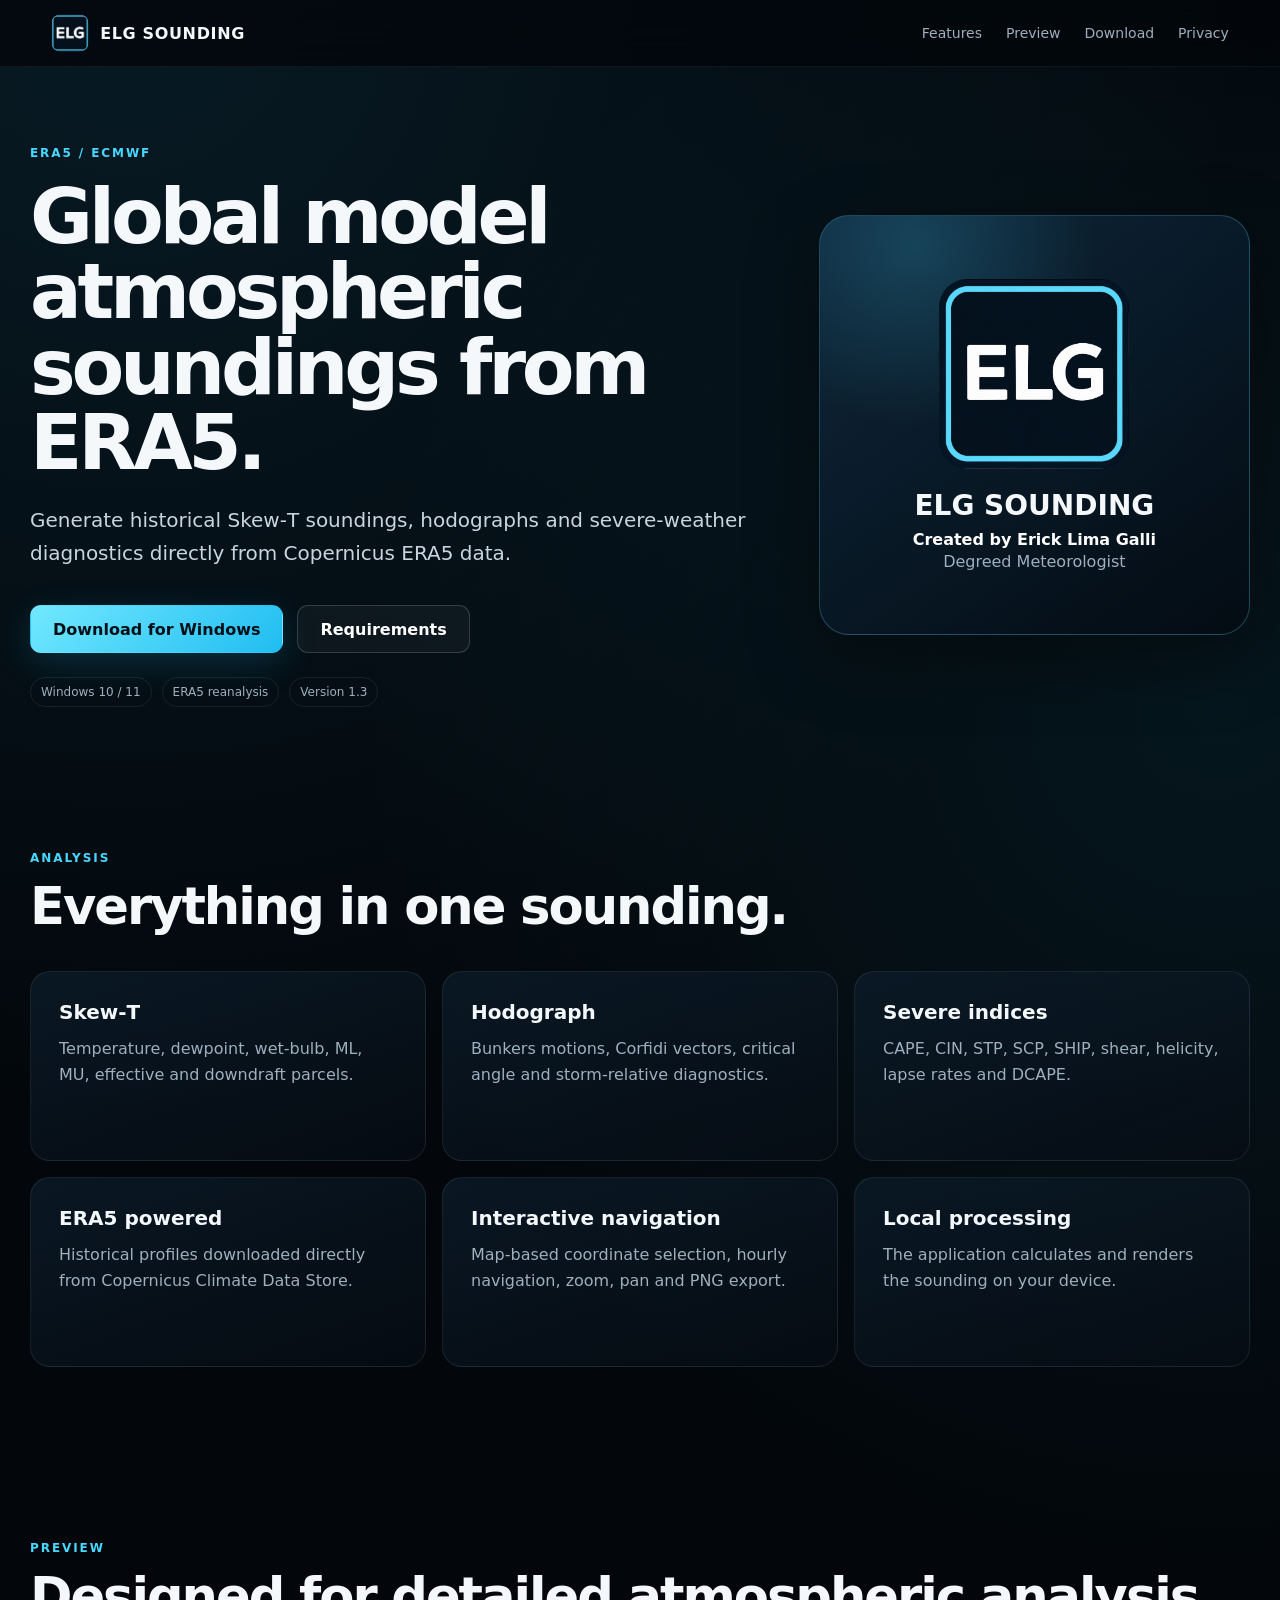
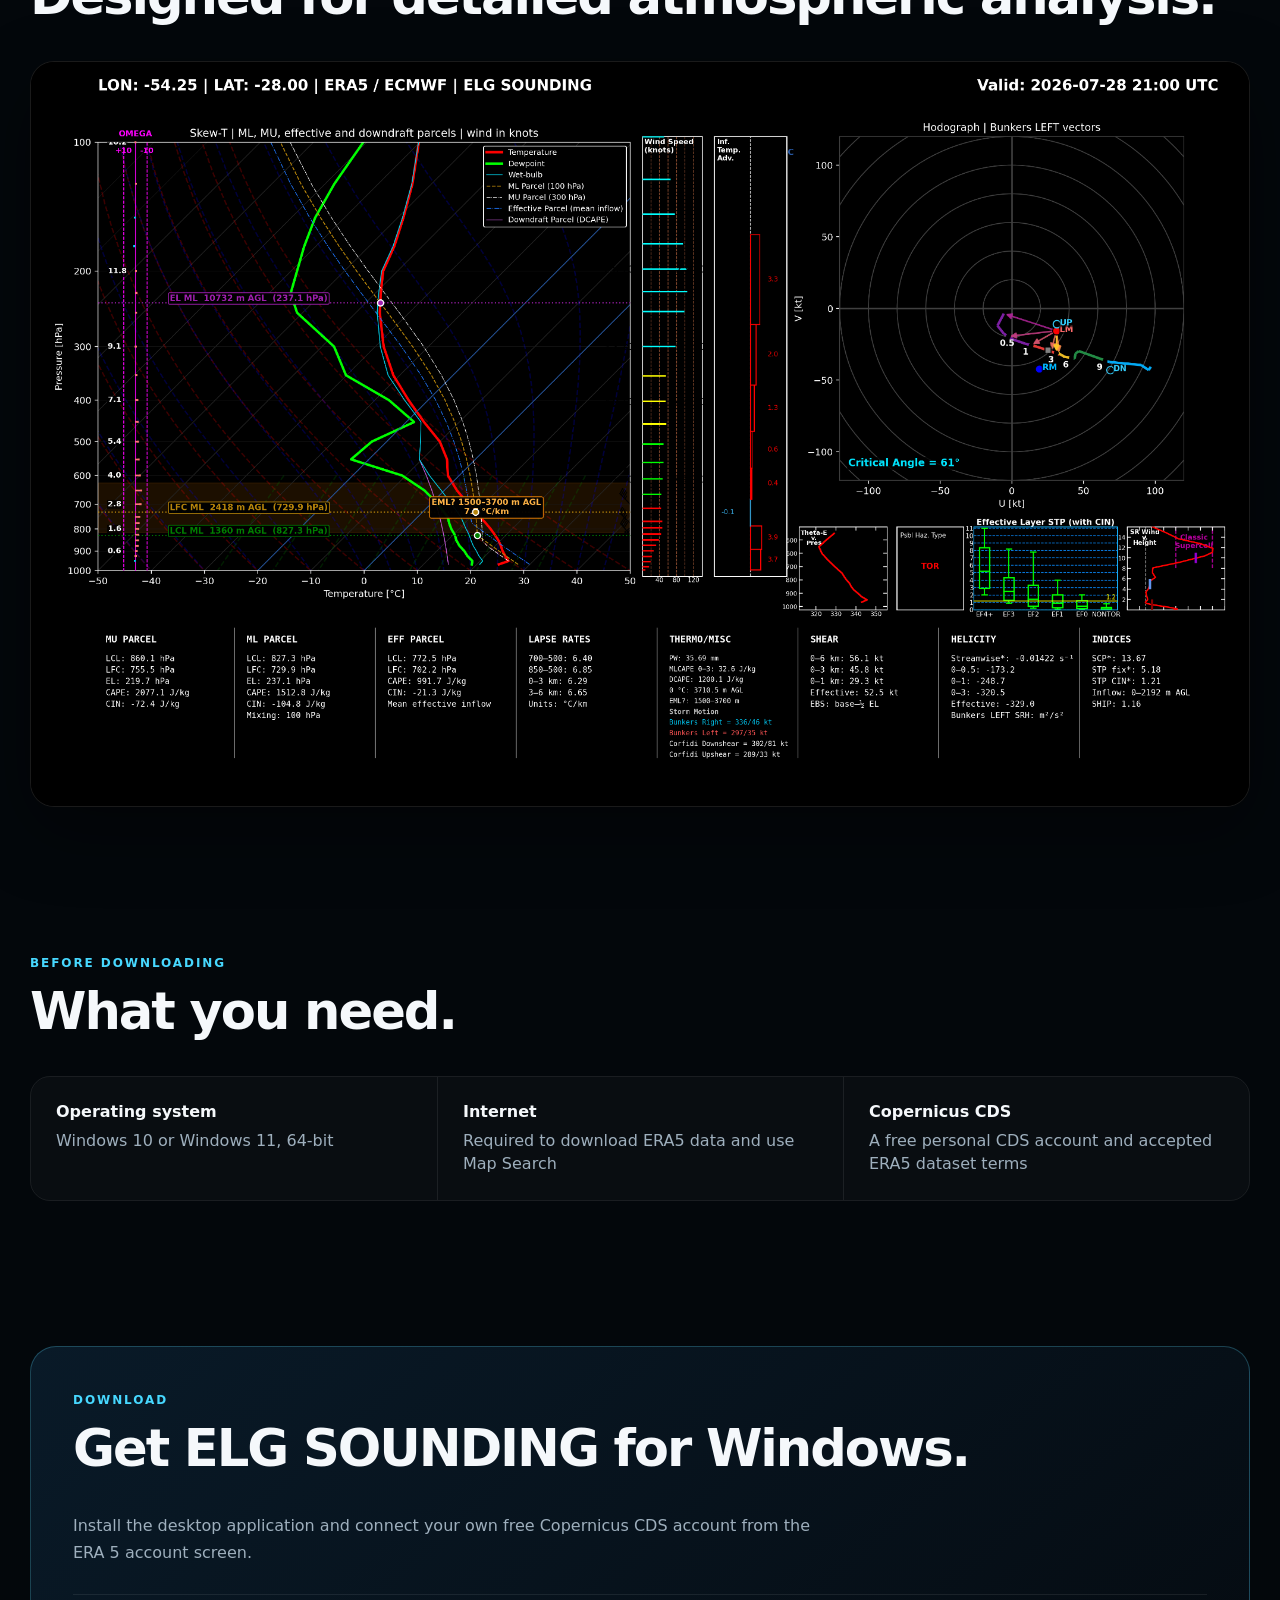
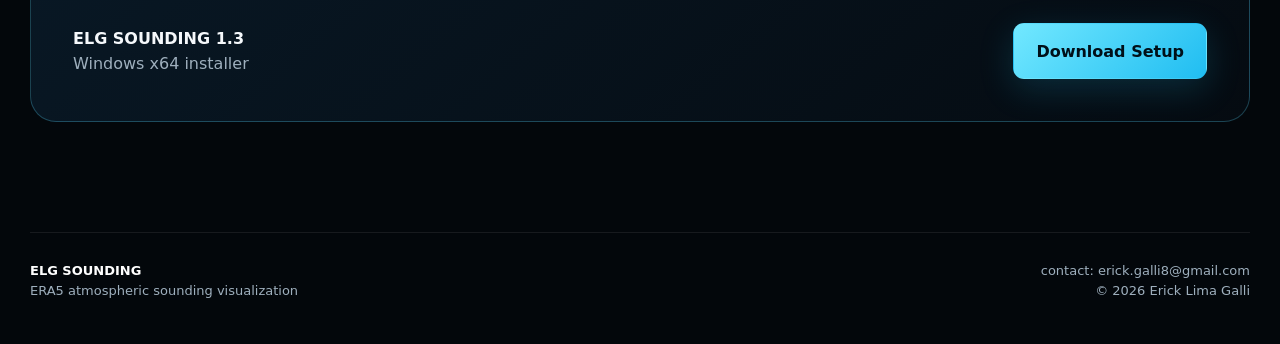
<file: index.html>
<!DOCTYPE html>
<html lang="en">
<head>
  <meta charset="UTF-8" />
  <meta name="viewport" content="width=device-width, initial-scale=1.0" />
  <meta name="description" content="ELG SOUNDING — ERA5 atmospheric sounding visualization for Windows and Android." />
  <title>ELG SOUNDING</title>
  <link rel="icon" type="image/png" href="assets/elg-logo.png" />
  <link rel="stylesheet" href="styles.css" />
</head>
<body>
  <header class="nav">
    <a class="brand" href="#top">
      <img src="assets/elg-logo.png" alt="ELG SOUNDING logo" />
      <span>ELG SOUNDING</span>
    </a>
    <nav>
      <a href="#features">Features</a>
      <a href="#preview">Preview</a>
      <a href="#download">Download</a>
      <a href="privacy.html">Privacy</a>
    </nav>
  </header>

  <main id="top">
    <section class="hero">
      <div class="hero-copy">
        <span class="badge">ERA5 / ECMWF</span>
        <h1>Global model atmospheric soundings from ERA5.</h1>
        <p class="lead">
          Generate historical Skew‑T soundings, hodographs and severe-weather diagnostics
          directly from Copernicus ERA5 data.
        </p>

        <div class="actions">
          <a class="btn primary" href="https://github.com/ErickLimaGalli/ELG-SOUNDING/releases/download/meteorology/ELG_SOUNDING_Setup_1.3.exe" download>
            Download for Windows
          </a>
          <a class="btn secondary" href="#requirements">Requirements</a>
        </div>

        <div class="meta">
          <span>Windows 10 / 11</span>
          <span>ERA5 reanalysis</span>
          <span>Version 1.3</span>
        </div>
      </div>

      <div class="hero-card">
        <img src="assets/elg-logo.png" alt="ELG SOUNDING" class="hero-logo" />
        <div class="hero-title">ELG SOUNDING</div>
        <div class="hero-subtitle">Created by Erick Lima Galli</div>
        <div class="hero-role">Degreed Meteorologist</div>
      </div>
    </section>

    <section id="features" class="section">
      <div class="section-heading">
        <span class="eyebrow">Analysis</span>
        <h2>Everything in one sounding.</h2>
      </div>

      <div class="grid">
        <article class="card">
          <h3>Skew‑T</h3>
          <p>Temperature, dewpoint, wet-bulb, ML, MU, effective and downdraft parcels.</p>
        </article>
        <article class="card">
          <h3>Hodograph</h3>
          <p>Bunkers motions, Corfidi vectors, critical angle and storm-relative diagnostics.</p>
        </article>
        <article class="card">
          <h3>Severe indices</h3>
          <p>CAPE, CIN, STP, SCP, SHIP, shear, helicity, lapse rates and DCAPE.</p>
        </article>
        <article class="card">
          <h3>ERA5 powered</h3>
          <p>Historical profiles downloaded directly from Copernicus Climate Data Store.</p>
        </article>
        <article class="card">
          <h3>Interactive navigation</h3>
          <p>Map-based coordinate selection, hourly navigation, zoom, pan and PNG export.</p>
        </article>
        <article class="card">
          <h3>Local processing</h3>
          <p>The application calculates and renders the sounding on your device.</p>
        </article>
      </div>
    </section>

    <section id="preview" class="section preview-section">
      <div class="section-heading">
        <span class="eyebrow">Preview</span>
        <h2>Designed for detailed atmospheric analysis.</h2>
      </div>

      <div class="preview-frame">
        <img src="assets/sounding-preview.png" alt="ELG SOUNDING atmospheric sounding preview" />
      </div>
    </section>

    <section id="requirements" class="section compact">
      <div class="section-heading">
        <span class="eyebrow">Before downloading</span>
        <h2>What you need.</h2>
      </div>

      <div class="requirements">
        <div>
          <strong>Operating system</strong>
          <span>Windows 10 or Windows 11, 64-bit</span>
        </div>
        <div>
          <strong>Internet</strong>
          <span>Required to download ERA5 data and use Map Search</span>
        </div>
        <div>
          <strong>Copernicus CDS</strong>
          <span>A free personal CDS account and accepted ERA5 dataset terms</span>
        </div>
      </div>
    </section>

    <section id="download" class="download-section">
      <div>
        <span class="eyebrow">Download</span>
        <h2>Get ELG SOUNDING for Windows.</h2>
        <p>
          Install the desktop application and connect your own free Copernicus CDS account
          from the ERA 5 account screen.
        </p>
      </div>

      <div class="download-box">
        <div>
          <strong>ELG SOUNDING 1.3</strong>
          <span>Windows x64 installer</span>
        </div>
        <a class="btn primary big" href="downloads/ELG_SOUNDING_Setup_1.3.exe" download>
          Download Setup
        </a>
      </div>
    </section>
  </main>

  <footer>
    <div>
      <strong>ELG SOUNDING</strong>
      <span>ERA5 atmospheric sounding visualization</span>
    </div>
    <div class="footer-right">
      <span>contact: erick.galli8@gmail.com</span>
      <span>© 2026 Erick Lima Galli</span>
    </div>
  </footer>
</body>
</html>
</file>
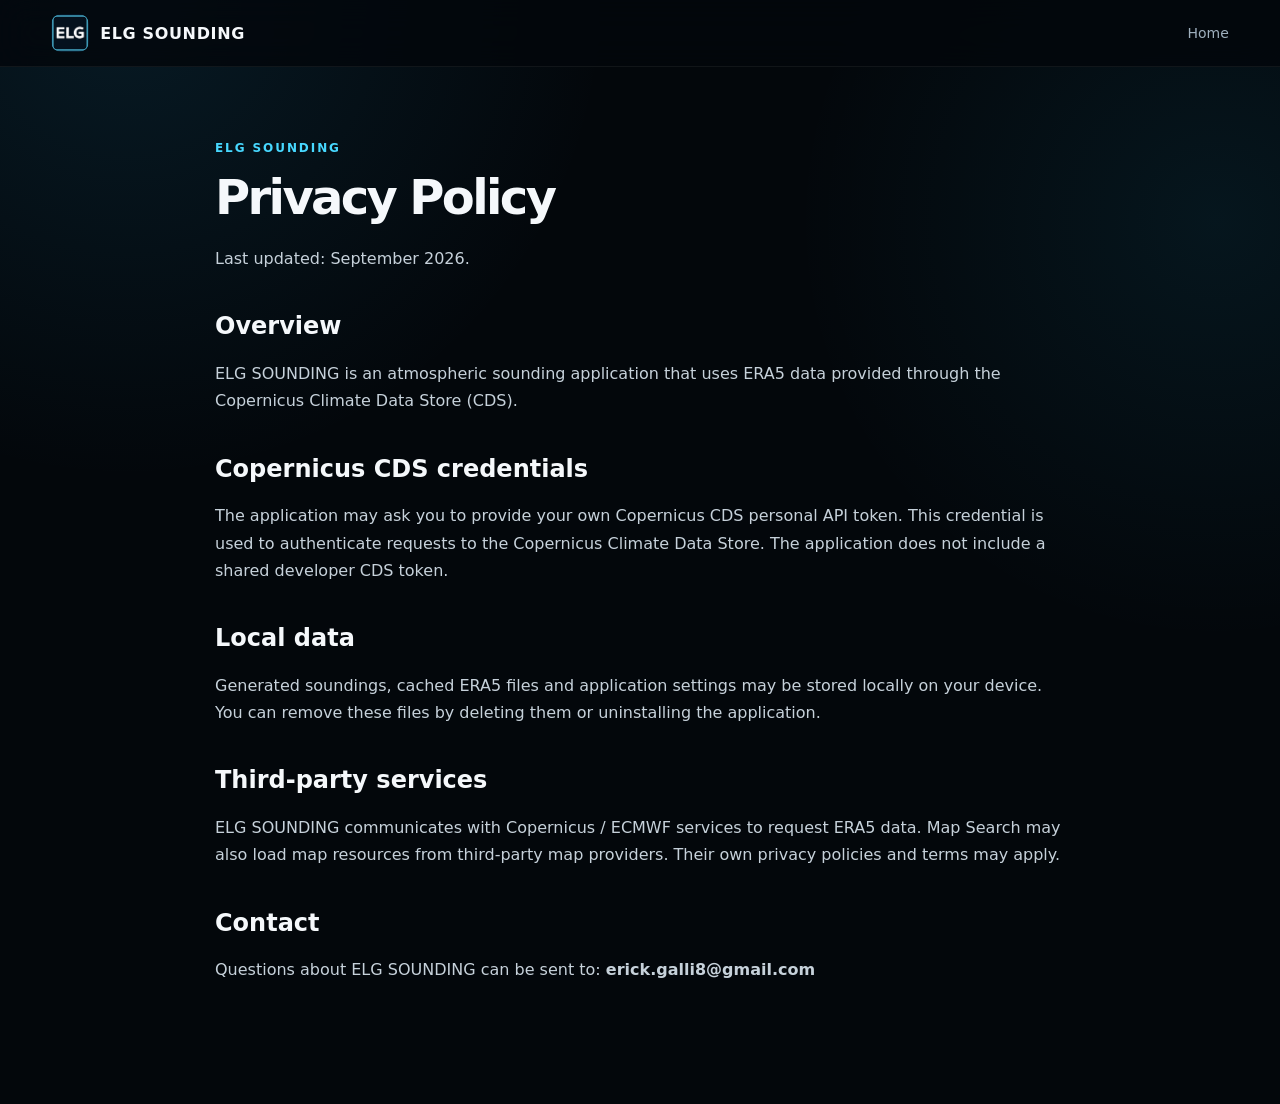
<file: privacy.html>
<!DOCTYPE html>
<html lang="en">
<head>
  <meta charset="UTF-8" />
  <meta name="viewport" content="width=device-width, initial-scale=1.0" />
  <title>Privacy Policy — ELG SOUNDING</title>
  <link rel="icon" type="image/png" href="assets/elg-logo.png" />
  <link rel="stylesheet" href="styles.css" />
</head>
<body>
  <header class="nav">
    <a class="brand" href="index.html">
      <img src="assets/elg-logo.png" alt="ELG SOUNDING logo" />
      <span>ELG SOUNDING</span>
    </a>
    <nav>
      <a href="index.html">Home</a>
    </nav>
  </header>

  <main class="privacy">
    <span class="eyebrow">ELG SOUNDING</span>
    <h1>Privacy Policy</h1>
    <p>Last updated: September 2026.</p>

    <h2>Overview</h2>
    <p>
      ELG SOUNDING is an atmospheric sounding application that uses ERA5 data
      provided through the Copernicus Climate Data Store (CDS).
    </p>

    <h2>Copernicus CDS credentials</h2>
    <p>
      The application may ask you to provide your own Copernicus CDS personal API token.
      This credential is used to authenticate requests to the Copernicus Climate Data Store.
      The application does not include a shared developer CDS token.
    </p>

    <h2>Local data</h2>
    <p>
      Generated soundings, cached ERA5 files and application settings may be stored locally
      on your device. You can remove these files by deleting them or uninstalling the application.
    </p>

    <h2>Third-party services</h2>
    <p>
      ELG SOUNDING communicates with Copernicus / ECMWF services to request ERA5 data.
      Map Search may also load map resources from third-party map providers.
      Their own privacy policies and terms may apply.
    </p>

    <h2>Contact</h2>
    <p>
      Questions about ELG SOUNDING can be sent to:
      <strong>erick.galli8@gmail.com</strong>
    </p>
  </main>
</body>
</html>
</file>
<file: styles.css>
:root {
  --bg: #03070b;
  --panel: #07111c;
  --panel2: #0a1724;
  --text: #f5f8fb;
  --muted: #9eafbd;
  --cyan: #47d8ff;
  --cyan2: #20bdf1;
  --border: rgba(90, 219, 255, .26);
  --shadow: 0 24px 70px rgba(0, 0, 0, .42);
}

* { box-sizing: border-box; }

html { scroll-behavior: smooth; }

body {
  margin: 0;
  font-family: Inter, ui-sans-serif, system-ui, -apple-system, BlinkMacSystemFont,
               "Segoe UI", sans-serif;
  background:
    radial-gradient(circle at 10% 0%, rgba(35, 154, 206, .13), transparent 30%),
    radial-gradient(circle at 95% 20%, rgba(37, 198, 248, .08), transparent 28%),
    var(--bg);
  color: var(--text);
}

a { color: inherit; text-decoration: none; }

.nav {
  position: sticky;
  top: 0;
  z-index: 20;
  display: flex;
  align-items: center;
  justify-content: space-between;
  gap: 30px;
  padding: 14px clamp(20px, 4vw, 64px);
  background: rgba(3, 7, 11, .82);
  border-bottom: 1px solid rgba(255,255,255,.06);
  backdrop-filter: blur(16px);
}

.brand {
  display: flex;
  align-items: center;
  gap: 11px;
  font-weight: 800;
  letter-spacing: .04em;
}

.brand img {
  width: 38px;
  height: 38px;
  border-radius: 10px;
}

.nav nav {
  display: flex;
  gap: 24px;
  color: var(--muted);
  font-size: 14px;
}

.nav nav a:hover { color: white; }

main {
  width: min(1220px, calc(100% - 34px));
  margin: 0 auto;
}

.hero {
  min-height: 660px;
  display: grid;
  grid-template-columns: 1.25fr .75fr;
  gap: 70px;
  align-items: center;
  padding: 75px 0 55px;
}

.badge, .eyebrow {
  display: inline-block;
  color: var(--cyan);
  font-size: 12px;
  font-weight: 800;
  letter-spacing: .16em;
  text-transform: uppercase;
}

h1 {
  font-size: clamp(48px, 6vw, 84px);
  line-height: .98;
  letter-spacing: -.055em;
  margin: 18px 0 24px;
  max-width: 850px;
}

.lead {
  color: #c8d5df;
  font-size: 20px;
  line-height: 1.65;
  max-width: 760px;
}

.actions {
  display: flex;
  gap: 14px;
  flex-wrap: wrap;
  margin: 35px 0 24px;
}

.btn {
  display: inline-flex;
  align-items: center;
  justify-content: center;
  min-height: 48px;
  padding: 0 22px;
  border-radius: 11px;
  font-weight: 800;
  border: 1px solid transparent;
  transition: .18s ease;
}

.btn.primary {
  background: linear-gradient(135deg, #72e8ff, var(--cyan2));
  color: #001019;
  box-shadow: 0 10px 35px rgba(32, 189, 241, .18);
}

.btn.primary:hover { transform: translateY(-2px); }

.btn.secondary {
  border-color: rgba(255,255,255,.16);
  background: rgba(255,255,255,.04);
  color: white;
}

.meta {
  display: flex;
  gap: 10px;
  flex-wrap: wrap;
}

.meta span {
  color: var(--muted);
  border: 1px solid rgba(255,255,255,.08);
  padding: 7px 10px;
  border-radius: 999px;
  font-size: 12px;
}

.hero-card {
  min-height: 420px;
  border: 1px solid var(--border);
  border-radius: 30px;
  background:
    linear-gradient(145deg, rgba(17, 46, 70, .74), rgba(4, 11, 18, .88));
  box-shadow: var(--shadow);
  display: flex;
  flex-direction: column;
  align-items: center;
  justify-content: center;
  overflow: hidden;
  position: relative;
}

.hero-card::before {
  content: "";
  position: absolute;
  inset: -40% 30% 45% -25%;
  background: radial-gradient(circle, rgba(71,216,255,.18), transparent 64%);
}

.hero-logo {
  width: 190px;
  max-width: 55%;
  border-radius: 28px;
  position: relative;
}

.hero-title {
  font-size: 28px;
  font-weight: 900;
  margin-top: 20px;
}

.hero-subtitle {
  color: white;
  font-weight: 700;
  margin-top: 8px;
}

.hero-role {
  color: var(--muted);
  margin-top: 3px;
}

.section {
  padding: 85px 0;
}

.section-heading h2,
.download-section h2 {
  font-size: clamp(34px, 4vw, 54px);
  letter-spacing: -.04em;
  margin: 10px 0 35px;
}

.grid {
  display: grid;
  grid-template-columns: repeat(3, 1fr);
  gap: 16px;
}

.card {
  min-height: 190px;
  padding: 28px;
  border-radius: 20px;
  border: 1px solid rgba(255,255,255,.08);
  background: linear-gradient(160deg, rgba(12,28,42,.78), rgba(6,13,21,.72));
}

.card h3 {
  font-size: 20px;
  margin: 0 0 12px;
}

.card p {
  margin: 0;
  color: var(--muted);
  line-height: 1.65;
}

.preview-frame {
  border-radius: 24px;
  border: 1px solid rgba(255,255,255,.1);
  overflow: hidden;
  box-shadow: var(--shadow);
  background: black;
}

.preview-frame img {
  width: 100%;
  display: block;
}

.compact { padding-top: 60px; }

.requirements {
  display: grid;
  grid-template-columns: repeat(3, 1fr);
  border: 1px solid rgba(255,255,255,.09);
  border-radius: 20px;
  overflow: hidden;
}

.requirements > div {
  padding: 25px;
  background: rgba(255,255,255,.025);
}

.requirements > div + div {
  border-left: 1px solid rgba(255,255,255,.08);
}

.requirements strong,
.requirements span {
  display: block;
}

.requirements span {
  color: var(--muted);
  margin-top: 8px;
  line-height: 1.45;
}

.download-section {
  margin: 60px 0 110px;
  padding: 42px;
  border: 1px solid var(--border);
  border-radius: 26px;
  background: linear-gradient(140deg, #091a28, #050b11);
}

.download-section p {
  color: var(--muted);
  max-width: 750px;
  line-height: 1.65;
}

.download-box {
  margin-top: 28px;
  padding-top: 28px;
  border-top: 1px solid rgba(255,255,255,.08);
  display: flex;
  align-items: center;
  justify-content: space-between;
  gap: 25px;
}

.download-box strong,
.download-box span {
  display: block;
}

.download-box span {
  color: var(--muted);
  margin-top: 6px;
}

.btn.big { min-height: 56px; }

footer {
  width: min(1220px, calc(100% - 34px));
  margin: 0 auto;
  border-top: 1px solid rgba(255,255,255,.08);
  padding: 30px 0 46px;
  display: flex;
  justify-content: space-between;
  gap: 30px;
  color: var(--muted);
  font-size: 13px;
}

footer strong {
  color: white;
  display: block;
  margin-bottom: 5px;
}

.footer-right {
  text-align: right;
  display: flex;
  flex-direction: column;
  gap: 5px;
}

.privacy {
  max-width: 850px;
  margin: 70px auto 120px;
}

.privacy h1 { font-size: 48px; }

.privacy h2 { margin-top: 40px; }

.privacy p, .privacy li {
  color: #c6d1da;
  line-height: 1.7;
}

@media (max-width: 900px) {
  .hero { grid-template-columns: 1fr; gap: 30px; }
  .hero-card { min-height: 310px; }
  .grid { grid-template-columns: 1fr 1fr; }
  .requirements { grid-template-columns: 1fr; }
  .requirements > div + div {
    border-left: 0;
    border-top: 1px solid rgba(255,255,255,.08);
  }
}

@media (max-width: 650px) {
  .nav nav { display: none; }
  .hero { min-height: 0; padding-top: 60px; }
  h1 { font-size: 50px; }
  .grid { grid-template-columns: 1fr; }
  .download-box { align-items: stretch; flex-direction: column; }
  footer { flex-direction: column; }
  .footer-right { text-align: left; }
}
</file>
